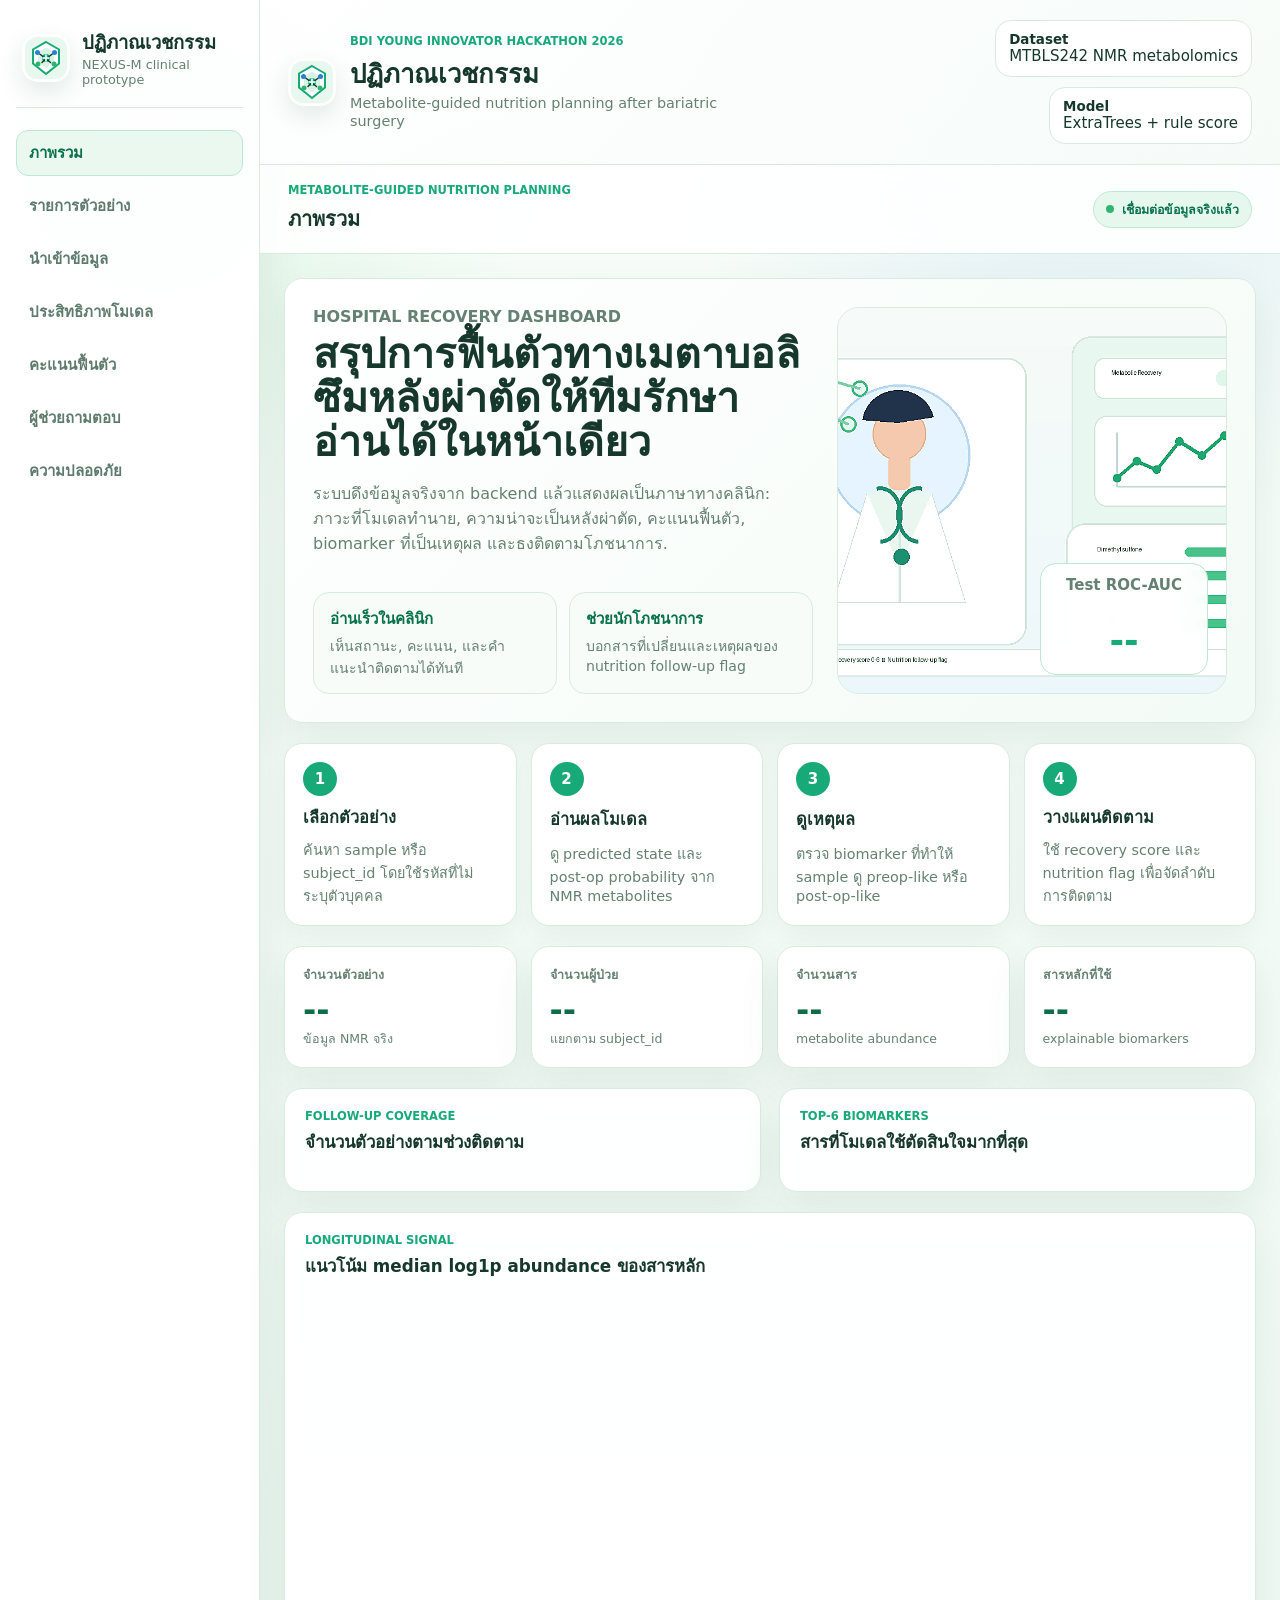
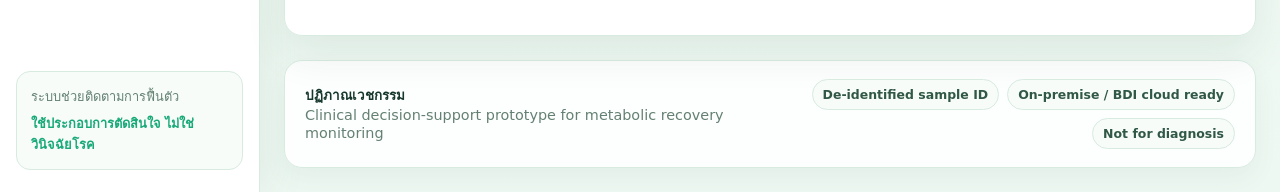
<file: nmr_metabolomics_medical_app/frontend/index.html>
<!doctype html>
<html lang="th">
  <head>
    <meta charset="utf-8" />
    <meta name="viewport" content="width=device-width, initial-scale=1" />
    <title>ปฏิภาณเวชกรรม | NMR Metabolomics Medical App</title>
    <link rel="stylesheet" href="./styles.css" />
  </head>
  <body>
    <div class="app">
      <aside class="sidebar">
        <div class="brand">
          <img class="team-logo" src="./assets/team-logo.svg" alt="โลโก้ทีม ปฏิภาณเวชกรรม" />
          <div>
            <h1>ปฏิภาณเวชกรรม</h1>
            <p>NEXUS-M clinical prototype</p>
          </div>
        </div>

        <nav class="nav">
          <button class="nav-item active" data-view="dashboard">ภาพรวม</button>
          <button class="nav-item" data-view="samples">รายการตัวอย่าง</button>
          <button class="nav-item" data-view="input">นำเข้าข้อมูล</button>
          <button class="nav-item" data-view="modeling">ประสิทธิภาพโมเดล</button>
          <button class="nav-item" data-view="rules">คะแนนฟื้นตัว</button>
          <button class="nav-item" data-view="assistant">ผู้ช่วยถามตอบ</button>
          <button class="nav-item" data-view="privacy">ความปลอดภัย</button>
        </nav>

        <div class="sidebar-footer">
          <p>ระบบช่วยติดตามการฟื้นตัว</p>
          <strong>ใช้ประกอบการตัดสินใจ ไม่ใช่วินิจฉัยโรค</strong>
        </div>
      </aside>

      <main class="main">
        <section class="app-header">
          <div class="header-brand">
            <img class="header-logo" src="./assets/team-logo.svg" alt="โลโก้ทีม ปฏิภาณเวชกรรม" />
            <div>
              <p class="eyebrow">BDI Young Innovator Hackathon 2026</p>
              <h2>ปฏิภาณเวชกรรม</h2>
              <span>Metabolite-guided nutrition planning after bariatric surgery</span>
            </div>
          </div>
          <div class="header-meta">
            <div>
              <strong>Dataset</strong>
              <span>MTBLS242 NMR metabolomics</span>
            </div>
            <div>
              <strong>Model</strong>
              <span>ExtraTrees + rule score</span>
            </div>
          </div>
        </section>

        <header class="topbar">
          <div>
            <p class="eyebrow">Metabolite-Guided Nutrition Planning</p>
            <h2 id="pageTitle">ภาพรวม</h2>
          </div>
          <div class="status-pill">
            <span></span>
            เชื่อมต่อข้อมูลจริงแล้ว
          </div>
        </header>

        <section class="content">
          <section id="view-dashboard" class="view active">
            <div class="hero-panel">
              <div class="hero-copy">
                <p class="eyebrow">Hospital recovery dashboard</p>
                <h3>สรุปการฟื้นตัวทางเมตาบอลิซึมหลังผ่าตัดให้ทีมรักษาอ่านได้ในหน้าเดียว</h3>
                <p>
                  ระบบดึงข้อมูลจริงจาก backend แล้วแสดงผลเป็นภาษาทางคลินิก: ภาวะที่โมเดลทำนาย,
                  ความน่าจะเป็นหลังผ่าตัด, คะแนนฟื้นตัว, biomarker ที่เป็นเหตุผล และธงติดตามโภชนาการ.
                </p>
                <div class="clinical-summary">
                  <div>
                    <strong>อ่านเร็วในคลินิก</strong>
                    <span>เห็นสถานะ, คะแนน, และคำแนะนำติดตามได้ทันที</span>
                  </div>
                  <div>
                    <strong>ช่วยนักโภชนาการ</strong>
                    <span>บอกสารที่เปลี่ยนและเหตุผลของ nutrition follow-up flag</span>
                  </div>
                </div>
              </div>
              <div class="hero-visual">
                <img src="./assets/clinical-metabolomics.png" alt="Medical metabolomics recovery dashboard illustration" />
                <div class="hero-score">
                  <span>Test ROC-AUC</span>
                  <strong id="heroAuc">--</strong>
                </div>
              </div>
            </div>

            <div class="workflow-grid">
              <article>
                <span>1</span>
                <strong>เลือกตัวอย่าง</strong>
                <p>ค้นหา sample หรือ subject_id โดยใช้รหัสที่ไม่ระบุตัวบุคคล</p>
              </article>
              <article>
                <span>2</span>
                <strong>อ่านผลโมเดล</strong>
                <p>ดู predicted state และ post-op probability จาก NMR metabolites</p>
              </article>
              <article>
                <span>3</span>
                <strong>ดูเหตุผล</strong>
                <p>ตรวจ biomarker ที่ทำให้ sample ดู preop-like หรือ post-op-like</p>
              </article>
              <article>
                <span>4</span>
                <strong>วางแผนติดตาม</strong>
                <p>ใช้ recovery score และ nutrition flag เพื่อจัดลำดับการติดตาม</p>
              </article>
            </div>

            <div class="metric-grid">
              <article class="metric-card">
                <span>จำนวนตัวอย่าง</span>
                <strong id="nSamples">--</strong>
                <small>ข้อมูล NMR จริง</small>
              </article>
              <article class="metric-card">
                <span>จำนวนผู้ป่วย</span>
                <strong id="nSubjects">--</strong>
                <small>แยกตาม subject_id</small>
              </article>
              <article class="metric-card">
                <span>จำนวนสาร</span>
                <strong id="nMetabolites">--</strong>
                <small>metabolite abundance</small>
              </article>
              <article class="metric-card">
                <span>สารหลักที่ใช้</span>
                <strong id="nSelected">--</strong>
                <small>explainable biomarkers</small>
              </article>
            </div>

            <div class="two-col">
              <article class="card">
                <div class="section-head">
                  <div>
                    <p class="eyebrow">Follow-up coverage</p>
                    <h3>จำนวนตัวอย่างตามช่วงติดตาม</h3>
                  </div>
                </div>
                <div id="timepointBars" class="bar-list"></div>
              </article>
              <article class="card">
                <div class="section-head">
                  <div>
                    <p class="eyebrow">Top-6 biomarkers</p>
                    <h3>สารที่โมเดลใช้ตัดสินใจมากที่สุด</h3>
                  </div>
                </div>
                <div id="featureBars" class="bar-list"></div>
              </article>
            </div>

            <article class="card">
              <div class="section-head">
                <div>
                  <p class="eyebrow">Longitudinal signal</p>
                  <h3>แนวโน้ม median log1p abundance ของสารหลัก</h3>
                </div>
              </div>
              <div id="trajectoryChart" class="trajectory"></div>
            </article>
          </section>

          <section id="view-samples" class="view">
            <div class="split-layout">
              <article class="card sample-browser">
                <div class="section-head">
                  <div>
                    <p class="eyebrow">De-identified samples</p>
                    <h3>เลือกตัวอย่างเพื่อตรวจผล</h3>
                  </div>
                </div>
                <div class="filter-row">
                  <input id="sampleSearch" class="input" placeholder="ค้นหา sample หรือ subject_id" />
                  <select id="stateFilter" class="input">
                    <option value="">All states</option>
                    <option value="preop-like">preop-like</option>
                    <option value="transition">transition</option>
                    <option value="post-op-like">post-op-like</option>
                  </select>
                </div>
                <div id="sampleList" class="sample-list"></div>
              </article>

              <article class="card sample-detail">
                <div class="section-head">
                  <div>
                    <p class="eyebrow">Clinical summary</p>
                    <h3 id="selectedSampleName">ยังไม่ได้เลือก sample</h3>
                    <small id="selectedMeta">เลือก sample เพื่อดูผลจริงจากโมเดล</small>
                  </div>
                  <span id="stateBadge" class="badge neutral">waiting</span>
                </div>

                <div class="result-grid">
                  <div class="result-box">
                    <span>ภาวะที่โมเดลทำนาย</span>
                    <strong id="predictedLabel">--</strong>
                    <small>preop / post-op</small>
                  </div>
                  <div class="result-box">
                    <span>ความน่าจะเป็น post-op</span>
                    <strong id="postopProb">--</strong>
                    <div class="progress"><div id="postopProbBar"></div></div>
                  </div>
                  <div class="result-box">
                    <span>คะแนนฟื้นตัว</span>
                    <strong id="recoveryScore">-- / 6</strong>
                    <small id="recoveryState">preop-like / transition / post-op-like</small>
                  </div>
                  <div class="result-box">
                    <span>ธงติดตามโภชนาการ</span>
                    <strong id="followupFlag">--</strong>
                    <small id="ruleReasons">top metabolite reasons</small>
                  </div>
                </div>

                <div class="doctor-summary">
                  <div>
                    <p class="eyebrow">สำหรับทีมรักษา</p>
                    <h4>สรุปที่นำไปใช้ต่อ</h4>
                    <p id="clinicalSummaryText">เลือก sample เพื่อสร้างสรุปอัตโนมัติ</p>
                  </div>
                  <div class="summary-actions">
                    <button id="copySummaryBtn" class="btn secondary">คัดลอกสรุป</button>
                    <button id="printSummaryBtn" class="btn primary">พิมพ์/บันทึก PDF</button>
                  </div>
                </div>

                <h4>สารที่เป็นเหตุผลของผลลัพธ์</h4>
                <div id="biomarkerTable" class="biomarker-table"></div>
              </article>
            </div>
          </section>

          <section id="view-input" class="view">
            <div class="two-col">
              <article class="card">
                <div class="section-head">
                  <div>
                    <p class="eyebrow">Manual input</p>
                    <h3>กรอก top-6 metabolite log1p abundance</h3>
                  </div>
                </div>
                <p class="hint">
                  ใช้ค่า log1p abundance เหมือนข้อมูล clean จาก EDA. สามารถกดใช้ค่าจาก sample ที่เลือกอยู่ได้.
                </p>
                <div id="manualInputs" class="manual-inputs"></div>
                <div class="actions">
                  <button id="useSelectedBtn" class="btn secondary">Use selected sample</button>
                  <button id="manualPredictBtn" class="btn primary">Predict</button>
                </div>
                <div id="manualPrediction" class="prediction-panel"></div>
              </article>

              <article class="card">
                <div class="section-head">
                  <div>
                    <p class="eyebrow">CSV / TSV upload</p>
                    <h3>Upload metabolite profile</h3>
                  </div>
                </div>
                <p class="hint">
                  ไฟล์ต้องมี column top-6: Dimethyl sulfone, L-valine, isopropanol,
                  lipoproteins, glycine, L-leucine. ระบบจะ predict สูงสุด 20 rows แรก.
                </p>
                <input id="fileInput" class="input file-input" type="file" accept=".csv,.tsv,.txt" />
                <div id="uploadResult" class="upload-result"></div>
              </article>
            </div>
          </section>

          <section id="view-modeling" class="view">
            <div class="metric-grid">
              <article class="metric-card"><span>ROC-AUC</span><strong id="mAuc">--</strong><small>held-out test</small></article>
              <article class="metric-card"><span>Accuracy</span><strong id="mAcc">--</strong><small>held-out test</small></article>
              <article class="metric-card"><span>F1-score</span><strong id="mF1">--</strong><small>held-out test</small></article>
              <article class="metric-card"><span>AUC gap</span><strong id="mGap">--</strong><small>train-test gap</small></article>
            </div>

            <div class="two-col">
              <article class="card">
                <p class="eyebrow">Leakage control</p>
                <h3>Train/test split by subject_id</h3>
                <div id="splitSummary" class="split-summary"></div>
              </article>
              <article class="card">
                <p class="eyebrow">Confusion matrix</p>
                <h3>Actual vs prediction</h3>
                <div id="confusionMatrix" class="confusion"></div>
              </article>
            </div>

            <article class="card">
              <p class="eyebrow">Model architecture</p>
              <h3>Data pipeline used by the app</h3>
              <div class="pipeline">
                <span>Clean EDA data</span>
                <span>Create label</span>
                <span>Group split</span>
                <span>Train scaling</span>
                <span>Top-6 features</span>
                <span>ExtraTrees</span>
                <span>Rule score</span>
                <span>Dashboard output</span>
              </div>
            </article>
          </section>

          <section id="view-rules" class="view">
            <article class="card">
              <p class="eyebrow">Rule-based recovery score</p>
              <h3>แปลง metabolite pattern ให้เป็นคะแนนที่อ่านง่าย</h3>
              <p class="hint">
                Rule นี้ใช้ train median threshold จาก modeling pipeline และใช้เป็น explainability layer
                ไม่ใช่โมเดลวินิจฉัยโรค.
              </p>
              <div id="ruleCards" class="rule-grid"></div>
              <div class="score-legend">
                <div><strong>0-2</strong><span>preop-like</span></div>
                <div><strong>3</strong><span>transition</span></div>
                <div><strong>4-6</strong><span>post-op-like</span></div>
              </div>
            </article>
          </section>

          <section id="view-assistant" class="view">
            <article class="card assistant-card">
              <div class="section-head">
                <div>
                  <p class="eyebrow">LLM assistant through backend</p>
                  <h3>ถามคำถามจากข้อมูล sample และผลโมเดล</h3>
                </div>
                <span class="badge secure">POST /api/assistant</span>
              </div>
              <div id="chatMessages" class="chat-messages"></div>
              <form id="assistantForm" class="assistant-form">
                <input id="assistantQuestion" class="input" placeholder="เช่น sample นี้ควรติดตามโภชนาการไหม" />
                <button class="btn primary" type="submit">Ask</button>
              </form>
            </article>
          </section>

          <section id="view-privacy" class="view">
            <div class="privacy-grid">
              <article class="privacy-card">
                <h3>De-identification</h3>
                <p>ใช้ sample/patient ID ที่ไม่ระบุตัวบุคคล และไม่แสดงชื่อจริง, HN, วันเกิด หรือข้อมูลติดต่อ.</p>
              </article>
              <article class="privacy-card">
                <h3>Secure storage & logs</h3>
                <p>เก็บ model artifact, prediction logs และ audit logs แยกชั้นข้อมูล เพื่อให้ตรวจสอบย้อนหลังได้.</p>
              </article>
              <article class="privacy-card">
                <h3>Access control</h3>
                <p>จำกัดสิทธิ์เฉพาะทีมแพทย์และนักโภชนาการที่เกี่ยวข้องกับการติดตามผู้ป่วย.</p>
              </article>
              <article class="privacy-card">
                <h3>Deployment options</h3>
                <p>รองรับทั้ง on-premise hospital server และ BDI cloud ตามข้อกำหนดด้านความปลอดภัย.</p>
              </article>
            </div>
          </section>
        </section>

        <footer class="app-footer">
          <div>
            <strong>ปฏิภาณเวชกรรม</strong>
            <span>Clinical decision-support prototype for metabolic recovery monitoring</span>
          </div>
          <div class="footer-links">
            <span>De-identified sample ID</span>
            <span>On-premise / BDI cloud ready</span>
            <span>Not for diagnosis</span>
          </div>
        </footer>
      </main>
    </div>

    <script src="./config.js"></script>
    <script src="./app.js"></script>
  </body>
</html>
</file>
<file: nmr_metabolomics_medical_app/frontend/styles.css>
:root {
  --bg: #07121f;
  --panel: #0d1c2c;
  --panel-2: #12263a;
  --surface: #172c43;
  --line: #28445f;
  --line-soft: rgba(88, 126, 158, 0.28);
  --text: #edf6ff;
  --muted: #9db2c6;
  --faint: #637b92;
  --teal: #16d4b2;
  --blue: #4b9cff;
  --green: #5ad17a;
  --amber: #ffba55;
  --red: #ff5f7a;
  --purple: #9f7aea;
  --shadow: 0 20px 60px rgba(0, 0, 0, 0.24);
}

* {
  box-sizing: border-box;
}

body {
  margin: 0;
  min-height: 100vh;
  color: var(--text);
  font-family: Inter, ui-sans-serif, system-ui, -apple-system, BlinkMacSystemFont, "Segoe UI", sans-serif;
  background:
    radial-gradient(circle at 82% 4%, rgba(75, 156, 255, 0.18), transparent 26rem),
    radial-gradient(circle at 32% 88%, rgba(22, 212, 178, 0.11), transparent 30rem),
    var(--bg);
}

.app {
  display: grid;
  grid-template-columns: 260px minmax(0, 1fr);
  min-height: 100vh;
}

.sidebar {
  display: flex;
  flex-direction: column;
  gap: 22px;
  padding: 22px 16px;
  border-right: 1px solid var(--line);
  background: rgba(9, 20, 33, 0.94);
}

.brand {
  display: flex;
  gap: 12px;
  align-items: center;
  padding: 6px 6px 20px;
  border-bottom: 1px solid var(--line-soft);
}

.brand-mark {
  width: 44px;
  height: 44px;
  display: grid;
  place-items: center;
  border-radius: 13px;
  color: #03131f;
  background: linear-gradient(135deg, var(--teal), var(--blue));
  font-weight: 900;
}

.team-logo,
.header-logo {
  width: 48px;
  height: 48px;
  flex: 0 0 auto;
  border-radius: 16px;
  box-shadow: 0 10px 24px rgba(36, 91, 70, 0.12);
}

.brand h1 {
  margin: 0;
  font-size: 1.15rem;
  letter-spacing: 0;
}

.brand p,
.sidebar-footer p,
.sidebar-footer strong {
  margin: 0;
  color: var(--muted);
  font-size: 0.8rem;
}

.sidebar-footer {
  margin-top: auto;
  padding: 14px;
  border: 1px solid var(--line-soft);
  border-radius: 14px;
  background: rgba(255, 255, 255, 0.03);
}

.sidebar-footer strong {
  display: block;
  margin-top: 6px;
  color: var(--amber);
}

.nav {
  display: grid;
  gap: 7px;
}

.nav-item {
  width: 100%;
  min-height: 42px;
  border: 1px solid transparent;
  border-radius: 12px;
  padding: 10px 12px;
  color: var(--muted);
  background: transparent;
  font: inherit;
  font-weight: 750;
  text-align: left;
  cursor: pointer;
}

.nav-item:hover,
.nav-item.active {
  color: var(--teal);
  border-color: rgba(22, 212, 178, 0.34);
  background: rgba(22, 212, 178, 0.08);
}

.main {
  min-width: 0;
}

.app-header {
  display: flex;
  align-items: center;
  justify-content: space-between;
  gap: 18px;
  min-height: 96px;
  padding: 20px 28px;
  border-bottom: 1px solid var(--line);
  background: linear-gradient(135deg, rgba(255, 255, 255, 0.96), rgba(247, 252, 249, 0.92));
}

.header-brand {
  display: flex;
  align-items: center;
  gap: 14px;
  min-width: 0;
}

.header-brand h2 {
  margin: 0;
  color: var(--text);
  font-size: clamp(1.35rem, 2vw, 1.9rem);
}

.header-brand span,
.app-footer span {
  color: var(--muted);
  font-size: 0.9rem;
}

.header-meta {
  display: flex;
  gap: 10px;
  flex-wrap: wrap;
  justify-content: flex-end;
}

.header-meta div {
  min-width: 178px;
  padding: 11px 13px;
  border: 1px solid var(--line);
  border-radius: 16px;
  background: var(--panel);
}

.header-meta strong,
.app-footer strong {
  display: block;
  color: var(--text);
  font-size: 0.84rem;
}

.topbar {
  display: flex;
  align-items: center;
  justify-content: space-between;
  gap: 16px;
  min-height: 78px;
  padding: 18px 28px;
  border-bottom: 1px solid var(--line);
  background: rgba(11, 26, 42, 0.82);
  backdrop-filter: blur(18px);
}

.eyebrow {
  margin: 0 0 6px;
  color: var(--teal);
  font-size: 0.72rem;
  font-weight: 850;
  letter-spacing: 0;
  text-transform: uppercase;
}

h2,
h3,
h4 {
  margin: 0;
  letter-spacing: 0;
}

h2 {
  font-size: 1.25rem;
}

h3 {
  font-size: 1.05rem;
}

h4 {
  margin-top: 22px;
  color: var(--text);
}

.status-pill,
.badge {
  display: inline-flex;
  align-items: center;
  gap: 8px;
  padding: 8px 12px;
  border-radius: 999px;
  color: var(--green);
  background: rgba(90, 209, 122, 0.12);
  border: 1px solid rgba(90, 209, 122, 0.34);
  font-size: 0.78rem;
  font-weight: 800;
}

.status-pill span {
  width: 8px;
  height: 8px;
  border-radius: 999px;
  background: var(--green);
}

.badge.neutral {
  color: var(--muted);
  background: rgba(157, 178, 198, 0.12);
  border-color: rgba(157, 178, 198, 0.28);
}

.badge.preop-like {
  color: var(--red);
  background: rgba(255, 95, 122, 0.12);
  border-color: rgba(255, 95, 122, 0.34);
}

.badge.transition {
  color: var(--amber);
  background: rgba(255, 186, 85, 0.13);
  border-color: rgba(255, 186, 85, 0.34);
}

.badge.post-op-like,
.badge.secure {
  color: var(--teal);
  background: rgba(22, 212, 178, 0.1);
  border-color: rgba(22, 212, 178, 0.32);
}

.content {
  padding: 24px;
}

.app-footer {
  display: flex;
  align-items: center;
  justify-content: space-between;
  gap: 18px;
  margin: 0 24px 24px;
  padding: 18px 20px;
  border: 1px solid var(--line);
  border-radius: 18px;
  background: rgba(255, 255, 255, 0.9);
  box-shadow: 0 10px 24px rgba(36, 91, 70, 0.06);
}

.footer-links {
  display: flex;
  gap: 8px;
  flex-wrap: wrap;
  justify-content: flex-end;
}

.footer-links span {
  padding: 7px 10px;
  border: 1px solid var(--line);
  border-radius: 999px;
  background: #f7fcf9;
  color: #315846;
  font-size: 0.78rem;
  font-weight: 800;
}

.view {
  display: none;
}

.view.active {
  display: grid;
  gap: 20px;
}

.hero-panel,
.card,
.metric-card,
.privacy-card {
  border: 1px solid var(--line);
  border-radius: 18px;
  background: linear-gradient(180deg, rgba(23, 44, 67, 0.92), rgba(14, 30, 48, 0.94));
  box-shadow: var(--shadow);
}

.hero-panel {
  display: flex;
  justify-content: space-between;
  gap: 24px;
  padding: 24px;
}

.hero-panel h3 {
  font-size: clamp(1.35rem, 2.4vw, 2.3rem);
  line-height: 1.15;
}

.hero-panel p,
.hint,
small {
  color: var(--muted);
}

.hero-score {
  min-width: 190px;
  align-self: stretch;
  display: grid;
  place-items: center;
  border: 1px solid var(--line-soft);
  border-radius: 16px;
  background: rgba(255, 255, 255, 0.035);
}

.hero-score span {
  color: var(--muted);
  font-weight: 700;
}

.hero-score strong {
  color: var(--teal);
  font-size: 2.2rem;
}

.metric-grid {
  display: grid;
  grid-template-columns: repeat(4, minmax(0, 1fr));
  gap: 14px;
}

.metric-card {
  padding: 18px;
}

.metric-card span,
.result-box span {
  display: block;
  color: var(--muted);
  font-size: 0.78rem;
  font-weight: 800;
}

.metric-card strong,
.result-box strong {
  display: block;
  margin-top: 7px;
  color: var(--text);
  font-size: 2rem;
}

.two-col,
.split-layout {
  display: grid;
  grid-template-columns: repeat(2, minmax(0, 1fr));
  gap: 18px;
}

.split-layout {
  grid-template-columns: 390px minmax(0, 1fr);
}

.card,
.privacy-card {
  padding: 20px;
}

.section-head {
  display: flex;
  align-items: flex-start;
  justify-content: space-between;
  gap: 14px;
  margin-bottom: 16px;
}

.bar-list {
  display: grid;
  gap: 12px;
}

.bar-row {
  display: grid;
  grid-template-columns: 150px minmax(0, 1fr) 58px;
  gap: 12px;
  align-items: center;
}

.bar-row strong {
  font-size: 0.88rem;
}

.bar-track,
.progress {
  height: 11px;
  border-radius: 999px;
  overflow: hidden;
  background: rgba(255, 255, 255, 0.08);
}

.bar-fill,
.progress div {
  height: 100%;
  border-radius: 999px;
  background: linear-gradient(90deg, var(--teal), var(--blue));
}

.trajectory {
  min-height: 320px;
  overflow: auto;
}

.trajectory svg {
  width: 100%;
  min-width: 760px;
  height: 300px;
}

.filter-row,
.actions,
.assistant-form {
  display: grid;
  grid-template-columns: 1fr 160px;
  gap: 10px;
}

.input {
  width: 100%;
  min-height: 42px;
  border: 1px solid var(--line);
  border-radius: 12px;
  padding: 10px 12px;
  color: var(--text);
  background: rgba(5, 15, 25, 0.65);
  font: inherit;
  outline: none;
}

.input:focus {
  border-color: rgba(22, 212, 178, 0.56);
  box-shadow: 0 0 0 4px rgba(22, 212, 178, 0.09);
}

.sample-list {
  display: grid;
  gap: 10px;
  max-height: calc(100vh - 250px);
  overflow: auto;
  padding-right: 4px;
}

.sample-item {
  border: 1px solid var(--line-soft);
  border-radius: 14px;
  padding: 12px;
  background: rgba(255, 255, 255, 0.035);
  cursor: pointer;
}

.sample-item:hover,
.sample-item.active {
  border-color: rgba(22, 212, 178, 0.55);
  background: rgba(22, 212, 178, 0.08);
}

.row-between {
  display: flex;
  align-items: center;
  justify-content: space-between;
  gap: 12px;
}

.muted {
  color: var(--muted);
}

.sample-detail {
  min-height: 590px;
}

.result-grid {
  display: grid;
  grid-template-columns: repeat(2, minmax(0, 1fr));
  gap: 14px;
}

.result-box {
  min-height: 120px;
  padding: 16px;
  border: 1px solid var(--line-soft);
  border-radius: 14px;
  background: rgba(255, 255, 255, 0.035);
}

.result-box strong {
  font-size: 1.35rem;
}

.biomarker-table {
  margin-top: 12px;
  display: grid;
  gap: 9px;
}

.bio-row {
  display: grid;
  grid-template-columns: 170px 90px 90px minmax(0, 1fr);
  gap: 12px;
  align-items: center;
  padding: 10px 12px;
  border: 1px solid var(--line-soft);
  border-radius: 12px;
  background: rgba(255, 255, 255, 0.035);
  font-size: 0.9rem;
}

.pill {
  display: inline-flex;
  justify-content: center;
  padding: 4px 9px;
  border-radius: 999px;
  color: var(--teal);
  background: rgba(22, 212, 178, 0.11);
  font-size: 0.75rem;
  font-weight: 850;
}

.pill.no {
  color: var(--red);
  background: rgba(255, 95, 122, 0.12);
}

.manual-inputs,
.upload-result,
.prediction-panel,
.chat-messages,
.split-summary {
  display: grid;
  gap: 10px;
}

.manual-inputs {
  margin: 18px 0;
}

.manual-row {
  display: grid;
  grid-template-columns: 165px minmax(0, 1fr);
  gap: 12px;
  align-items: center;
}

.manual-row label {
  color: var(--text);
  font-weight: 800;
  font-size: 0.88rem;
}

.btn {
  min-height: 42px;
  border: 0;
  border-radius: 12px;
  padding: 10px 14px;
  color: var(--text);
  font: inherit;
  font-weight: 850;
  cursor: pointer;
}

.btn.primary {
  color: #04131f;
  background: linear-gradient(135deg, var(--teal), var(--blue));
}

.btn.secondary {
  background: rgba(255, 255, 255, 0.08);
  border: 1px solid var(--line-soft);
}

.prediction-panel:not(:empty),
.upload-result:not(:empty) {
  margin-top: 14px;
  padding: 14px;
  border: 1px solid var(--line-soft);
  border-radius: 14px;
  background: rgba(255, 255, 255, 0.035);
}

.confusion table {
  width: 100%;
  border-collapse: collapse;
  overflow: hidden;
  border-radius: 14px;
}

.confusion th,
.confusion td {
  border: 1px solid var(--line);
  padding: 14px;
  text-align: center;
}

.confusion th {
  color: var(--muted);
  background: rgba(255, 255, 255, 0.04);
}

.confusion .good {
  color: var(--green);
  background: rgba(90, 209, 122, 0.1);
  font-size: 1.35rem;
  font-weight: 900;
}

.confusion .bad {
  color: var(--red);
  background: rgba(255, 95, 122, 0.1);
  font-size: 1.35rem;
  font-weight: 900;
}

.pipeline {
  display: grid;
  grid-template-columns: repeat(4, minmax(0, 1fr));
  gap: 10px;
  margin-top: 16px;
}

.pipeline span,
.split-item,
.rule-card {
  padding: 13px;
  border: 1px solid var(--line-soft);
  border-radius: 13px;
  background: rgba(255, 255, 255, 0.035);
  color: var(--muted);
  font-weight: 750;
}

.rule-grid {
  display: grid;
  grid-template-columns: repeat(3, minmax(0, 1fr));
  gap: 14px;
  margin-top: 18px;
}

.rule-card strong {
  display: block;
  color: var(--text);
  margin-bottom: 8px;
}

.rule-card.postop {
  border-color: rgba(22, 212, 178, 0.34);
}

.rule-card.preop {
  border-color: rgba(75, 156, 255, 0.34);
}

.score-legend {
  display: grid;
  grid-template-columns: repeat(3, minmax(0, 1fr));
  gap: 14px;
  margin-top: 18px;
}

.score-legend div {
  padding: 18px;
  border-radius: 14px;
  background: rgba(255, 255, 255, 0.045);
  border: 1px solid var(--line-soft);
}

.score-legend strong {
  display: block;
  color: var(--teal);
  font-size: 1.5rem;
}

.assistant-card {
  min-height: calc(100vh - 126px);
  grid-template-rows: auto 1fr auto;
}

.chat-messages {
  min-height: 360px;
  max-height: 58vh;
  overflow: auto;
  padding: 14px;
  border: 1px solid var(--line-soft);
  border-radius: 14px;
  background: rgba(255, 255, 255, 0.025);
}

.msg {
  max-width: 82%;
  padding: 12px 14px;
  border-radius: 15px;
  line-height: 1.55;
}

.msg.user {
  justify-self: end;
  color: #04131f;
  background: linear-gradient(135deg, var(--teal), var(--blue));
}

.msg.ai {
  justify-self: start;
  background: rgba(255, 255, 255, 0.055);
  border: 1px solid var(--line-soft);
}

.privacy-grid {
  display: grid;
  grid-template-columns: repeat(2, minmax(0, 1fr));
  gap: 18px;
}

.privacy-card h3 {
  color: var(--teal);
}

.privacy-card p {
  color: var(--muted);
  margin-bottom: 0;
}

@media (max-width: 1180px) {
  .app,
  .split-layout,
  .two-col,
  .metric-grid,
  .privacy-grid {
    grid-template-columns: 1fr;
  }

  .sidebar {
    position: static;
  }

  .pipeline,
  .rule-grid {
    grid-template-columns: repeat(2, minmax(0, 1fr));
  }
}

@media (max-width: 760px) {
  .content,
  .topbar {
    padding: 16px;
  }

  .hero-panel,
  .section-head,
  .row-between {
    flex-direction: column;
    align-items: flex-start;
  }

  .result-grid,
  .pipeline,
  .rule-grid,
  .score-legend,
  .filter-row,
  .actions,
  .assistant-form,
  .manual-row,
  .bio-row {
    grid-template-columns: 1fr;
  }
}

/* Light clinical theme for hospital use */
:root {
  --bg: #f3faf6;
  --panel: #ffffff;
  --panel-2: #f7fcf9;
  --surface: #ffffff;
  --line: #d8ebe1;
  --line-soft: #e5f2eb;
  --text: #16372b;
  --muted: #648173;
  --faint: #8ca397;
  --teal: #18a978;
  --blue: #2b7fd7;
  --green: #2fb66d;
  --amber: #b77b16;
  --red: #d64b62;
  --purple: #6d5bd0;
  --shadow: 0 18px 42px rgba(36, 91, 70, 0.09);
}

body {
  color: var(--text);
  font-size: 15px;
  background:
    radial-gradient(circle at 12% 8%, rgba(90, 209, 122, 0.16), transparent 24rem),
    radial-gradient(circle at 86% 8%, rgba(43, 127, 215, 0.10), transparent 26rem),
    linear-gradient(180deg, #f8fdf9 0%, #eef8f2 100%);
}

.sidebar {
  border-right: 1px solid var(--line);
  background: rgba(255, 255, 255, 0.94);
  box-shadow: 12px 0 34px rgba(61, 110, 88, 0.08);
}

.brand {
  border-bottom-color: var(--line);
}

.brand-mark {
  color: #ffffff;
  background: linear-gradient(135deg, #22b783, #8bd8ad);
}

.brand h1,
.topbar h2,
.hero-panel h3,
h2,
h3,
h4,
.metric-card strong,
.result-box strong,
.bar-row strong,
.manual-row label {
  color: var(--text);
}

.brand p,
.sidebar-footer p,
.sidebar-footer strong,
.hint,
small,
.muted,
.hero-panel p {
  color: var(--muted);
}

.sidebar-footer {
  border-color: var(--line);
  background: #f7fcf9;
}

.sidebar-footer strong {
  color: var(--teal);
}

.nav-item {
  color: #5f7b70;
}

.nav-item:hover,
.nav-item.active {
  color: #08724d;
  border-color: #bfe8d2;
  background: #eaf8f0;
}

.topbar {
  border-bottom: 1px solid var(--line);
  background: rgba(255, 255, 255, 0.9);
  backdrop-filter: blur(16px);
}

.status-pill,
.badge {
  color: #08724d;
  background: #e6f8ee;
  border-color: #bfe8d2;
}

.status-pill span {
  background: var(--green);
}

.hero-panel,
.card,
.metric-card,
.privacy-card {
  border-color: var(--line);
  background: rgba(255, 255, 255, 0.96);
  box-shadow: var(--shadow);
}

.hero-panel {
  display: grid;
  grid-template-columns: minmax(0, 1fr) minmax(340px, 0.78fr);
  align-items: stretch;
  padding: 28px;
  background: linear-gradient(135deg, #ffffff 0%, #f3fbf6 100%);
}

.hero-copy {
  display: flex;
  flex-direction: column;
  justify-content: center;
  min-width: 0;
}

.hero-copy h3 {
  max-width: 860px;
  font-size: clamp(1.7rem, 3.2vw, 3rem);
  line-height: 1.08;
}

.hero-copy p {
  max-width: 720px;
  font-size: 1rem;
}

.hero-visual {
  position: relative;
  min-height: 310px;
  border: 1px solid var(--line);
  border-radius: 22px;
  overflow: hidden;
  background: #f7fcf9;
}

.hero-visual img {
  width: 100%;
  height: 100%;
  min-height: 310px;
  display: block;
  object-fit: cover;
}

.hero-score {
  position: absolute;
  right: 18px;
  bottom: 18px;
  min-width: 168px;
  min-height: 112px;
  align-self: auto;
  border: 1px solid #bde7d0;
  background: rgba(255, 255, 255, 0.92);
  backdrop-filter: blur(8px);
}

.hero-score span {
  color: var(--muted);
}

.hero-score strong {
  color: var(--teal);
}

.clinical-summary {
  display: grid;
  grid-template-columns: repeat(2, minmax(0, 1fr));
  gap: 12px;
  margin-top: 20px;
}

.clinical-summary div {
  padding: 14px 16px;
  border: 1px solid var(--line);
  border-radius: 16px;
  background: #f7fcf9;
}

.clinical-summary strong {
  display: block;
  color: #08724d;
  margin-bottom: 4px;
}

.clinical-summary span {
  color: var(--muted);
  font-size: 0.88rem;
}

.metric-card {
  background: #ffffff;
}

.metric-card span,
.result-box span {
  color: var(--muted);
}

.metric-card strong {
  color: #0f6d4a;
}

.bar-track,
.progress {
  background: #e8f3ed;
}

.bar-fill,
.progress div {
  background: linear-gradient(90deg, #2fbd7c, #8bd8ad);
}

.sample-item,
.result-box,
.pipeline span,
.split-item,
.rule-card,
.score-legend div,
.prediction-panel:not(:empty),
.upload-result:not(:empty),
.chat-messages,
.msg.ai,
.privacy-card {
  border-color: var(--line);
  background: #f8fcfa;
}

.sample-item:hover,
.sample-item.active {
  border-color: #9ddfbd;
  background: #eaf8f0;
}

.input {
  color: var(--text);
  background: #ffffff;
  border-color: var(--line);
}

.input:focus {
  border-color: #8bd8ad;
  box-shadow: 0 0 0 4px rgba(47, 189, 124, 0.12);
}

.btn.primary {
  color: #ffffff;
  background: linear-gradient(135deg, #169c6b, #60c98f);
}

.btn.secondary {
  color: var(--text);
  background: #f1faf5;
  border: 1px solid var(--line);
}

.badge.neutral {
  color: var(--muted);
  background: #f1f7f4;
  border-color: var(--line);
}

.badge.preop-like,
.pill.no {
  color: #b53249;
  background: #fff0f3;
  border-color: #f4c9d2;
}

.badge.transition {
  color: #9a650f;
  background: #fff7e7;
  border-color: #edd19d;
}

.badge.post-op-like,
.badge.secure,
.pill {
  color: #08724d;
  background: #e6f8ee;
  border-color: #bfe8d2;
}

.pill {
  border: 1px solid #bfe8d2;
}

.bio-row {
  border-color: var(--line);
  background: #ffffff;
}

.confusion th {
  color: var(--muted);
  background: #f2faf6;
}

.confusion th,
.confusion td {
  border-color: var(--line);
}

.confusion .good {
  color: #0a7a50;
  background: #e9f8ef;
}

.confusion .bad {
  color: #b53249;
  background: #fff0f3;
}

.rule-card.postop {
  border-color: #bfe8d2;
}

.rule-card.preop {
  border-color: #cde4f8;
}

.privacy-card h3 {
  color: #08724d;
}

.privacy-card p {
  color: var(--muted);
}

.msg.user {
  color: #ffffff;
  background: linear-gradient(135deg, #169c6b, #60c98f);
}

.workflow-grid {
  display: grid;
  grid-template-columns: repeat(4, minmax(0, 1fr));
  gap: 14px;
}

.workflow-grid article {
  display: grid;
  gap: 8px;
  min-height: 142px;
  padding: 18px;
  border: 1px solid var(--line);
  border-radius: 18px;
  background: #ffffff;
  box-shadow: 0 10px 24px rgba(36, 91, 70, 0.06);
}

.workflow-grid span {
  width: 34px;
  height: 34px;
  display: grid;
  place-items: center;
  border-radius: 999px;
  color: #ffffff;
  background: #18a978;
  font-weight: 900;
}

.workflow-grid strong {
  color: var(--text);
  font-size: 1.02rem;
}

.workflow-grid p {
  margin: 0;
  color: var(--muted);
  font-size: 0.9rem;
}

.doctor-summary {
  display: grid;
  grid-template-columns: minmax(0, 1fr) 210px;
  gap: 18px;
  margin-top: 18px;
  padding: 18px;
  border: 1px solid #bfe8d2;
  border-radius: 18px;
  background: linear-gradient(135deg, #f7fcf9, #ebf8f0);
}

.doctor-summary h4 {
  margin-top: 0;
}

.doctor-summary p:last-child {
  margin-bottom: 0;
  color: #315846;
  line-height: 1.7;
}

.summary-actions {
  display: grid;
  align-content: center;
  gap: 10px;
}

.sample-detail .result-box strong {
  overflow-wrap: anywhere;
}

.sample-list {
  scrollbar-width: thin;
}

@media print {
  body {
    background: #ffffff;
  }

  .sidebar,
  .topbar,
  .sample-browser,
  .summary-actions,
  .hero-visual,
  .workflow-grid,
  #view-dashboard,
  #view-input,
  #view-modeling,
  #view-rules,
  #view-assistant,
  #view-privacy {
    display: none !important;
  }

  .app,
  .split-layout {
    display: block;
  }

  .main,
  .content,
  .card {
    padding: 0;
    box-shadow: none;
    border: 0;
  }

  #view-samples {
    display: block !important;
  }

  .doctor-summary,
  .result-box,
  .bio-row {
    break-inside: avoid;
  }
}

@media (max-width: 1180px) {
  .app-header,
  .app-footer {
    align-items: flex-start;
    flex-direction: column;
  }

  .header-meta,
  .footer-links {
    justify-content: flex-start;
  }

  .hero-panel {
    grid-template-columns: 1fr;
  }

  .workflow-grid {
    grid-template-columns: repeat(2, minmax(0, 1fr));
  }
}

@media (max-width: 760px) {
  .clinical-summary {
    grid-template-columns: 1fr;
  }

  .app-header,
  .app-footer,
  .header-brand {
    align-items: flex-start;
  }

  .header-brand {
    flex-direction: column;
  }

  .header-meta,
  .header-meta div {
    width: 100%;
  }

  .workflow-grid,
  .doctor-summary {
    grid-template-columns: 1fr;
  }

  .hero-score {
    position: static;
    margin: 12px;
  }
}
</file>
